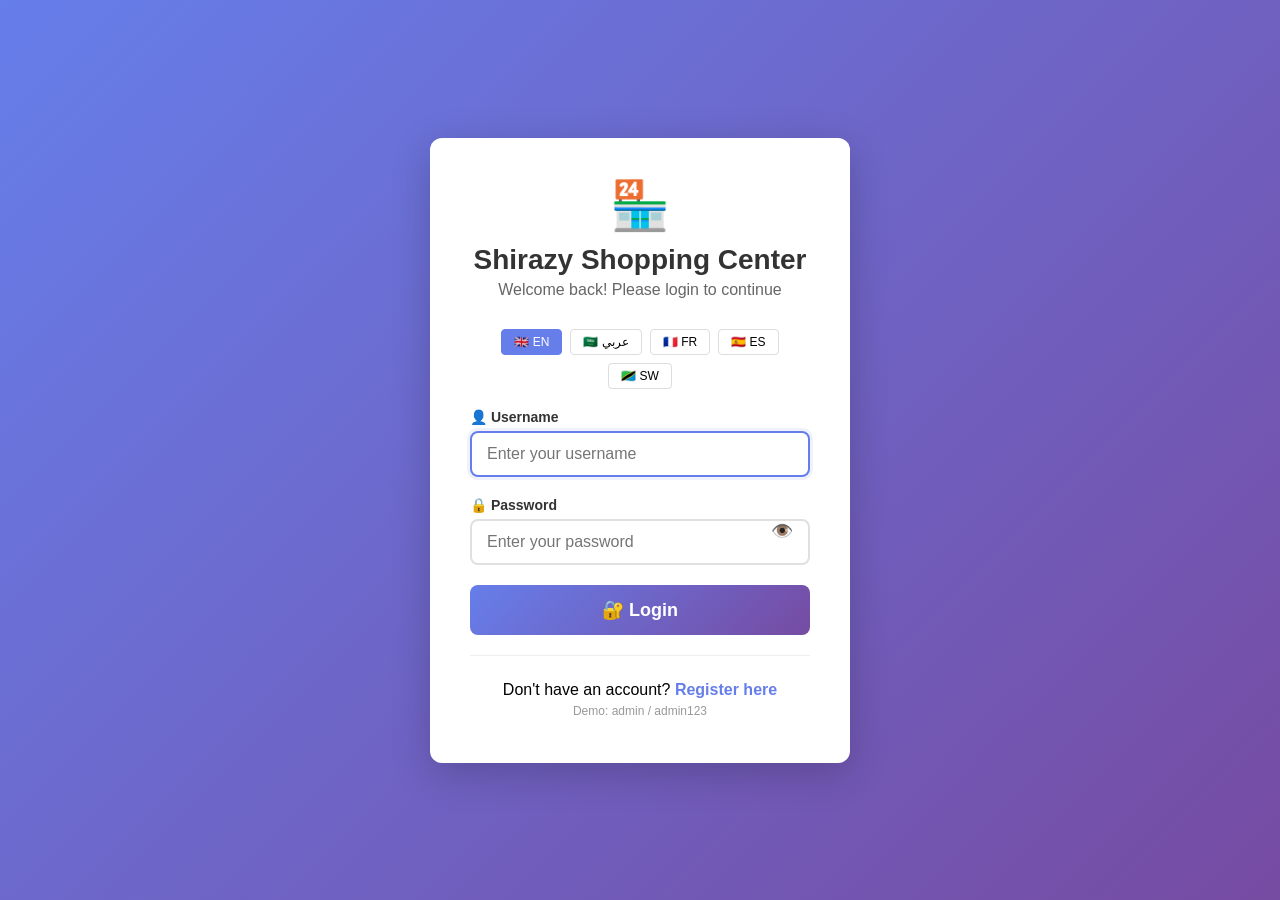
<file: index.html>
<!DOCTYPE html>
<html lang="en" dir="ltr">
<head>
    <meta charset="UTF-8">
    <meta name="viewport" content="width=device-width, initial-scale=1.0">
    <title id="app-title">Shirazy Shopping Center - POS System</title>
    <link rel="stylesheet" href="style.css">
</head>
<body>
    <!-- Headerr -->
    <div class="header-top">
        <h1 id="app-name">🏪 Shirazy Shopping Center</h1>
        <div class="header-controls">
            <!-- Language Switcher -->
            <div class="language-switcher">
                <button onclick="setLanguage('en')" class="lang-btn active" data-lang="en">🇬🇧 EN</button>
                <button onclick="setLanguage('ar')" class="lang-btn" data-lang="ar">🇸🇦 عربي</button>
                <button onclick="setLanguage('fr')" class="lang-btn" data-lang="fr">🇫🇷 FR</button>
                <button onclick="setLanguage('es')" class="lang-btn" data-lang="es">🇪🇸 ES</button>
                <button onclick="setLanguage('sw')" class="lang-btn" data-lang="sw">🇹🇿 SW</button>
            </div>
            <span id="user-display">👤 Admin</span>
            <button onclick="logout()" class="btn-logout" id="logout-btn">🚪 Logout</button>
        </div>
    </div>

    <div class="container">
        <!-- Navigation Tabs -->
        <div class="tabs" id="main-tabs">
            <button class="tab-button active" data-tab="sell" id="tab-sell">💰 Sell</button>
            <button class="tab-button" data-tab="add-product" id="tab-add-product">➕ Add Product</button>
            <button class="tab-button" data-tab="categories" id="tab-categories">📁 Categories</button>
            <button class="tab-button" data-tab="expenses" id="tab-expenses">💸 Expenses</button>
            <button class="tab-button" data-tab="treasury" id="tab-treasury">🏦 Treasury</button>
            <button class="tab-button" data-tab="profit" id="tab-profit">📈 Profit</button>
            <button class="tab-button" data-tab="orders" id="tab-orders">📋 Orders</button>
        </div>

        <!-- Sell Tab -->
        <div id="sell" class="tab-content active">
            <h2 id="sell-title">💰 Point of Sale</h2>
            
            <div class="categories-nav" id="categories-nav">
                <button onclick="app.filterProducts('all')" class="active" id="all-products-btn">All Products</button>
            </div>
            
            <div class="search-container">
                <div class="search-box">
                    <label id="search-label">🔍 Search by Name:</label>
                    <input type="text" id="product-search" placeholder="Type product name..." onkeyup="app.searchProducts()">
                </div>
            </div>
            
            <div class="products-wrapper">
                <div class="products-grid" id="products-grid"></div>
            </div>
        </div>

        <!-- Add Product Tab -->
        <div id="add-product" class="tab-content">
            <h2 id="add-product-title">➕ Add New Product</h2>
            <form id="add-product-form">
                <div class="form-grid">
                    <div class="form-group">
                        <label id="barcode-label">📦 Barcode:</label>
                        <input type="text" id="barcode" placeholder="Enter barcode">
                    </div>
                    <div class="form-group">
                        <label id="product-name-label">📝 Product Name *:</label>
                        <input type="text" id="product-name" required placeholder="Enter product name">
                    </div>
                    <div class="form-group">
                        <label id="buy-price-label">💰 Buy Price *:</label>
                        <input type="number" step="0.01" id="buy-price" required placeholder="0.00">
                    </div>
                    <div class="form-group">
                        <label id="sell-price-label">💵 Sell Price *:</label>
                        <input type="number" step="0.01" id="sell-price" required placeholder="0.00">
                    </div>
                    <div class="form-group">
                        <label id="initial-stock-label">📊 Initial Stock:</label>
                        <input type="number" id="inventory" value="0" placeholder="Quantity">
                    </div>
                    <div class="form-group">
                        <label id="category-label">📁 Category:</label>
                        <select id="category-id">
                            <option value="0">No Category</option>
                        </select>
                    </div>
                    <div class="form-group">
                        <label id="product-image-label">🖼️ Product Image:</label>
                        <input type="file" id="product-image" accept="image/*">
                    </div>
                </div>
                <button type="submit" class="btn-submit" id="add-product-btn">✅ Add Product</button>
            </form>
        </div>

        <!-- Categories Tab -->
        <div id="categories" class="tab-content">
            <h2 id="manage-categories-title">📁 Manage Categories</h2>
            <form id="category-form">
                <input type="hidden" id="category-id">
                <div class="form-group">
                    <label id="category-name-label">Category Name:</label>
                    <input type="text" id="category-name" placeholder="Enter category name" required>
                </div>
                <button type="submit" class="btn-submit" id="save-category-btn">💾 Save Category</button>
            </form>
            <h3 id="category-list-title">Category List</h3>
            <div style="overflow-x: auto;">
                <table>
                    <thead>
                        <tr><th id="id-header">ID</th><th id="name-header">Name</th><th id="actions-header">Actions</th></tr>
                    </thead>
                    <tbody id="categories-list"></tbody>
                </table>
            </div>
        </div>

        <!-- Expenses Tab -->
        <div id="expenses" class="tab-content">
            <h2 id="expenses-title">💸 Expenses Management</h2>
            <form id="expense-form">
                <div class="form-grid">
                    <div class="form-group">
                        <label id="expense-date-label">📅 Date:</label>
                        <input type="date" id="expense-date" required>
                    </div>
                    <div class="form-group">
                        <label id="expense-category-label">📁 Category:</label>
                        <select id="expense-category" required>
                            <option value="Rent">Rent</option>
                            <option value="Utilities">Utilities</option>
                            <option value="Salaries">Salaries</option>
                            <option value="Inventory">Inventory</option>
                            <option value="Marketing">Marketing</option>
                            <option value="Maintenance">Maintenance</option>
                            <option value="Transport">Transport</option>
                            <option value="Other">Other</option>
                        </select>
                    </div>
                    <div class="form-group">
                        <label id="expense-amount-label">💰 Amount:</label>
                        <input type="number" step="0.01" id="expense-amount" required placeholder="0.00">
                    </div>
                    <div class="form-group">
                        <label id="expense-payment-label">💳 Payment Method:</label>
                        <select id="expense-payment">
                            <option value="cash">Cash</option>
                            <option value="bank">Bank Transfer</option>
                            <option value="card">Credit Card</option>
                            <option value="mobile">Mobile Money</option>
                        </select>
                    </div>
                    <div class="form-group">
                        <label id="expense-description-label">📝 Description:</label>
                        <textarea id="expense-description" rows="2" placeholder="Enter description"></textarea>
                    </div>
                </div>
                <button type="submit" class="btn-submit" id="save-expense-btn">✅ Save Expense</button>
            </form>
            
            <h3 id="expenses-list-title">Expenses List</h3>
            <div style="overflow-x: auto;">
                <table>
                    <thead>
                        <tr><th id="exp-date-header">Date</th><th id="exp-category-header">Category</th><th id="exp-desc-header">Description</th><th id="exp-amount-header">Amount</th><th id="exp-payment-header">Payment</th><th id="exp-actions-header">Actions</th></tr>
                    </thead>
                    <tbody id="expenses-list"></tbody>
                </table>
            </div>
        </div>

        <!-- Treasury Tab -->
        <div id="treasury" class="tab-content">
            <h2 id="treasury-title">🏦 Treasury Report</h2>
            <div style="overflow-x: auto;">
                <table>
                    <thead>
                        <tr>
                            <th id="treasury-product">Product</th>
                            <th id="treasury-quantity">Quantity</th>
                            <th id="treasury-buy-price">Buy Price</th>
                            <th id="treasury-sell-price">Sell Price</th>
                            <th id="treasury-total-value">Total Value</th>
                            <th id="treasury-total-cost">Total Cost</th>
                            <th id="treasury-profit">Profit</th>
                        </tr>
                    </thead>
                    <tbody id="treasury-list"></tbody>
                </table>
            </div>
        </div>

        <!-- Profit Tab -->
        <div id="profit" class="tab-content">
            <h2 id="profit-title">📈 Profit & Loss Report</h2>
            <div class="profit-cards" id="profit-report">
                <div class="profit-card" style="background: linear-gradient(135deg, #667eea 0%, #764ba2 100%);">
                    <h3 id="total-sales-label">💰 Total Sales</h3>
                    <div class="amount" id="total-sales">$0.00</div>
                </div>
                <div class="profit-card" style="background: linear-gradient(135deg, #f093fb 0%, #f5576c 100%);">
                    <h3 id="gross-profit-label">📊 Gross Profit</h3>
                    <div class="amount" id="total-profit">$0.00</div>
                </div>
                <div class="profit-card" style="background: linear-gradient(135deg, #fa709a 0%, #fee140 100%);">
                    <h3 id="total-expenses-label">💸 Total Expenses</h3>
                    <div class="amount" id="total-expenses">$0.00</div>
                </div>
                <div class="profit-card" id="net-card" style="background: linear-gradient(135deg, #4facfe 0%, #00f2fe 100%);">
                    <h3 id="net-profit-label">🎯 Net Profit</h3>
                    <div class="amount" id="net-profit">$0.00</div>
                </div>
            </div>
        </div>

        <!-- Orders Tab -->
        <div id="orders" class="tab-content">
            <h2 id="orders-title">📋 Orders List</h2>
            <div style="overflow-x: auto;">
                <table>
                    <thead>
                        <tr>
                            <th id="order-id-header">ID</th>
                            <th id="order-client-header">Client</th>
                            <th id="order-phone-header">Phone</th>
                            <th id="order-total-header">Total</th>
                            <th id="order-paid-header">Paid</th>
                            <th id="order-remaining-header">Remaining</th>
                            <th id="order-date-header">Date</th>
                            <th id="order-actions-header">Actions</th>
                        </tr>
                    </thead>
                    <tbody id="orders-list"></tbody>
                </table>
            </div>
        </div>
    </div>

    <!-- Shopping Cart -->
    <button class="cart-toggle" id="cart-toggle" title="Shopping Cart">
        🛒
        <span class="cart-badge" id="cart-badge">0</span>
    </button>

    <div class="cart-container" id="cart-container">
        <div class="bill-products">
            <h2 id="cart-title">🛒 Shopping Cart <button id="close-cart">✖️</button></h2>
            
            <div class="form-group">
                <label id="client-name-label">👤 Client Name:</label>
                <input type="text" id="client-name" placeholder="Enter client name">
            </div>
            <div class="form-group">
                <label id="client-phone-label">📞 Client Phone:</label>
                <input type="text" id="client-phone" placeholder="Enter client phone">
            </div>
            
            <div class="form-group">
                <label id="payment-type-label">💳 Payment Type:</label>
                <select id="payment-type">
                    <option value="cash">Cash</option>
                    <option value="bank">Bank Transfer</option>
                    <option value="card">Credit Card</option>
                    <option value="mobile">Mobile Money</option>
                </select>
            </div>
            <div class="form-group">
                <label id="transaction-label">🔢 Transaction Number:</label>
                <input type="text" id="transaction-number" placeholder="Enter transaction number">
            </div>
            <div class="form-group">
                <label id="paid-amount-label">💵 Amount Paid:</label>
                <input type="number" step="0.01" id="paid-amount" value="0" oninput="app.calculateRemaining()">
            </div>
            <div class="form-group">
                <label id="remaining-label">💰 Remaining:</label>
                <div id="remaining-amount" style="font-size: 20px; font-weight: bold;">$0.00</div>
            </div>
            
            <div id="selected-products"></div>
            
            <p style="font-size: 18px; font-weight: bold; border-top: 2px solid #ddd; padding-top: 10px;">
                <span id="cart-total-label">Total</span>
                <span id="cart-total" style="float: right;">$0.00</span>
            </p>
            
            <button id="reset-market-list" style="background-color: #f44336;">🗑️ Reset Cart</button>
            <button id="print-invoice" style="background-color: #4CAF50;">🖨️ Print Invoice</button>
        </div>
    </div>

    <!-- Quantity Modal -->
    <div id="quantity-modal" class="modal">
        <div class="modal-content">
            <h2 id="select-quantity-title">Select Quantity</h2>
            <p id="product-name-display"></p>
            <input type="number" id="quantity-input" min="1" value="1">
            <p id="item-profit-display" style="color: #4CAF50;"></p>
            <button id="add-to-bill">✅ Add to Cart</button>
            <button id="close-quantity-modal">❌ Cancel</button>
        </div>
    </div>
    <div class="overlay" id="quantity-overlay"></div>

    <!-- Edit Product Modal -->
    <div id="edit-modal" class="modal">
        <div class="modal-content">
            <h2 id="edit-product-title">Edit Product</h2>
            <form id="edit-product-form">
                <input type="hidden" id="edit-id">
                <input type="text" id="edit-name" placeholder="Product Name" required>
                <input type="number" step="0.01" id="edit-buy-price" placeholder="Buy Price" required>
                <input type="number" step="0.01" id="edit-sell-price" placeholder="Sell Price" required>
                <input type="number" id="edit-inventory" placeholder="Stock" required>
                <select id="edit-category">
                    <option value="0">No Category</option>
                </select>
                <button type="submit" id="save-changes-btn">💾 Save Changes</button>
                <button type="button" id="close-edit-modal">❌ Cancel</button>
            </form>
        </div>
    </div>
    <div class="overlay" id="edit-overlay"></div>

    <script src="app.js"></script>
</body>
</html>
</file>
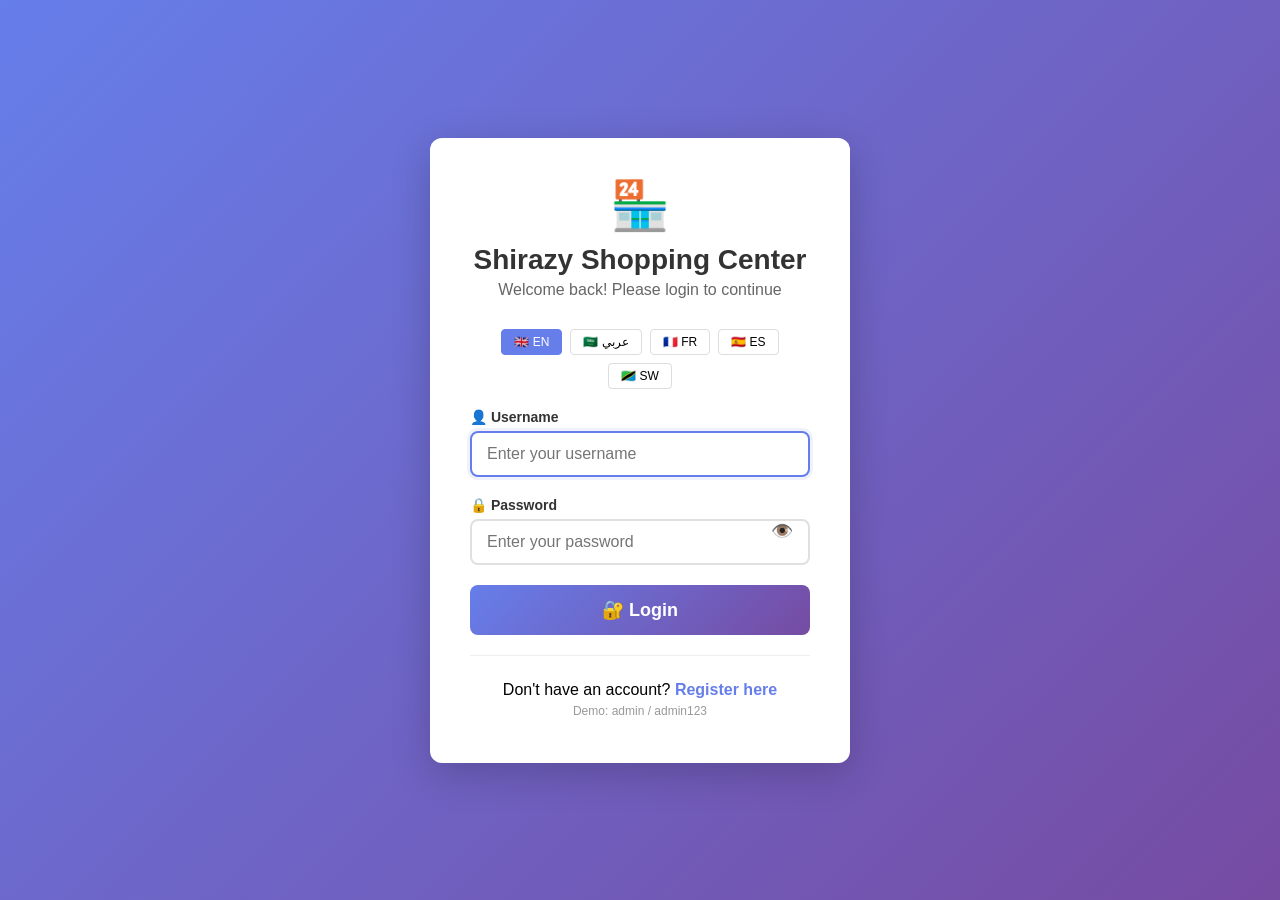
<file: login.html>
<!DOCTYPE html>
<html lang="en">
<head>
    <meta charset="UTF-8">
    <meta name="viewport" content="width=device-width, initial-scale=1.0">
    <title>Login - Shirazy Shopping Center</title>
    <link rel="stylesheet" href="style.css">
    <style>
        /* Login Page Specific Styles */
        .login-page {
            min-height: 100vh;
            display: flex;
            justify-content: center;
            align-items: center;
            background: linear-gradient(135deg, #667eea 0%, #764ba2 100%);
            padding: 20px;
            margin: 0;
        }

        .login-container {
            background: white;
            padding: 40px;
            border-radius: 12px;
            box-shadow: 0 10px 40px rgba(0,0,0,0.2);
            width: 100%;
            max-width: 420px;
        }

        .login-container .logo {
            text-align: center;
            margin-bottom: 30px;
        }

        .login-container .logo h1 {
            font-size: 28px;
            color: #333;
            margin: 0;
        }

        .login-container .logo p {
            color: #666;
            margin: 5px 0 0;
        }

        .login-container .logo .shop-icon {
            font-size: 48px;
            display: block;
            margin-bottom: 10px;
        }

        .form-group {
            margin-bottom: 20px;
        }

        .form-group label {
            display: block;
            margin-bottom: 6px;
            font-weight: bold;
            color: #333;
            font-size: 14px;
        }

        .form-group input {
            width: 100%;
            padding: 12px 15px;
            border: 2px solid #e0e0e0;
            border-radius: 8px;
            font-size: 16px;
            transition: border-color 0.3s, box-shadow 0.3s;
            box-sizing: border-box;
        }

        .form-group input:focus {
            border-color: #667eea;
            outline: none;
            box-shadow: 0 0 0 3px rgba(102, 126, 234, 0.1);
        }

        .btn-login {
            width: 100%;
            padding: 14px;
            background: linear-gradient(135deg, #667eea 0%, #764ba2 100%);
            color: white;
            border: none;
            border-radius: 8px;
            font-size: 18px;
            font-weight: bold;
            cursor: pointer;
            transition: transform 0.2s, box-shadow 0.2s;
        }

        .btn-login:hover {
            transform: translateY(-2px);
            box-shadow: 0 4px 15px rgba(102, 126, 234, 0.4);
        }

        .btn-login:disabled {
            opacity: 0.6;
            cursor: not-allowed;
            transform: none;
        }

        .auth-links {
            text-align: center;
            margin-top: 20px;
            padding-top: 20px;
            border-top: 1px solid #eee;
        }

        .auth-links p {
            margin: 5px 0;
        }

        .auth-links a {
            color: #667eea;
            text-decoration: none;
            font-weight: bold;
        }

        .auth-links a:hover {
            text-decoration: underline;
        }

        .error-message {
            background: #ffebee;
            color: #c62828;
            padding: 12px 15px;
            border-radius: 8px;
            margin-bottom: 20px;
            display: none;
            text-align: center;
            font-size: 14px;
        }

        .error-message.show {
            display: block;
        }

        .success-message {
            background: #e8f5e9;
            color: #2e7d32;
            padding: 12px 15px;
            border-radius: 8px;
            margin-bottom: 20px;
            display: none;
            text-align: center;
            font-size: 14px;
        }

        .success-message.show {
            display: block;
        }

        .language-switcher-login {
            display: flex;
            justify-content: center;
            gap: 8px;
            margin-bottom: 20px;
            flex-wrap: wrap;
        }

        .language-switcher-login .lang-btn {
            padding: 5px 12px;
            border: 1px solid #ddd;
            border-radius: 4px;
            background: white;
            cursor: pointer;
            font-size: 12px;
            transition: all 0.3s;
        }

        .language-switcher-login .lang-btn:hover {
            background: #f0f0f0;
        }

        .language-switcher-login .lang-btn.active {
            background: #667eea;
            color: white;
            border-color: #667eea;
        }

        .password-toggle {
            position: relative;
        }

        .password-toggle input {
            padding-right: 45px;
        }

        .password-toggle .toggle-btn {
            position: absolute;
            right: 12px;
            top: 50%;
            transform: translateY(-50%);
            background: none;
            border: none;
            cursor: pointer;
            font-size: 18px;
            color: #999;
            padding: 5px;
        }

        .password-toggle .toggle-btn:hover {
            color: #333;
        }

        .loading-spinner {
            display: none;
            text-align: center;
            padding: 10px;
        }

        .loading-spinner.show {
            display: block;
        }

        .spinner {
            width: 30px;
            height: 30px;
            border: 3px solid #f3f3f3;
            border-top: 3px solid #667eea;
            border-radius: 50%;
            animation: spin 1s linear infinite;
            margin: 0 auto;
        }

        @keyframes spin {
            0% { transform: rotate(0deg); }
            100% { transform: rotate(360deg); }
        }

        /* RTL Support */
        body[dir="rtl"] .password-toggle .toggle-btn {
            right: auto;
            left: 12px;
        }

        body[dir="rtl"] .form-group input {
            text-align: right;
        }

        body[dir="rtl"] .login-container {
            direction: rtl;
        }

        body[dir="rtl"] .auth-links {
            direction: rtl;
        }

        body[dir="rtl"] .error-message,
        body[dir="rtl"] .success-message {
            direction: rtl;
        }

        /* Responsive */
        @media (max-width: 480px) {
            .login-container {
                padding: 25px 20px;
            }

            .login-container .logo h1 {
                font-size: 22px;
            }

            .login-container .logo .shop-icon {
                font-size: 36px;
            }

            .btn-login {
                font-size: 16px;
                padding: 12px;
            }

            .form-group input {
                padding: 10px 12px;
                font-size: 14px;
            }

            .language-switcher-login .lang-btn {
                font-size: 10px;
                padding: 4px 8px;
            }
        }

        @media (max-width: 380px) {
            .login-container {
                padding: 20px 15px;
            }

            .login-container .logo h1 {
                font-size: 18px;
            }

            .language-switcher-login {
                gap: 4px;
            }

            .language-switcher-login .lang-btn {
                font-size: 9px;
                padding: 3px 6px;
            }
        }
    </style>
</head>
<body class="login-page">
    <div class="login-container">
        <div class="logo">
            <span class="shop-icon">🏪</span>
            <h1 id="app-title">Shirazy Shopping Center</h1>
            <p id="welcome-text">Welcome back! Please login to continue</p>
        </div>

        <div class="language-switcher-login">
            <button onclick="setLanguage('en')" class="lang-btn active" data-lang="en">🇬🇧 EN</button>
            <button onclick="setLanguage('ar')" class="lang-btn" data-lang="ar">🇸🇦 عربي</button>
            <button onclick="setLanguage('fr')" class="lang-btn" data-lang="fr">🇫🇷 FR</button>
            <button onclick="setLanguage('es')" class="lang-btn" data-lang="es">🇪🇸 ES</button>
            <button onclick="setLanguage('sw')" class="lang-btn" data-lang="sw">🇹🇿 SW</button>
        </div>

        <div id="error-message" class="error-message"></div>
        <div id="success-message" class="success-message"></div>

        <form id="login-form" onsubmit="handleLogin(event)">
            <div class="form-group">
                <label id="username-label">👤 Username</label>
                <input type="text" id="username" placeholder="Enter your username" required autofocus>
            </div>

            <div class="form-group password-toggle">
                <label id="password-label">🔒 Password</label>
                <input type="password" id="password" placeholder="Enter your password" required>
                <button type="button" class="toggle-btn" onclick="togglePassword('password')">👁️</button>
            </div>

            <div class="loading-spinner" id="loading-spinner">
                <div class="spinner"></div>
                <p style="margin-top: 10px; color: #666;" id="loading-text">Logging in...</p>
            </div>

            <button type="submit" class="btn-login" id="login-btn">🔐 Login</button>
        </form>

        <div class="auth-links">
            <p id="no-account-text">Don't have an account? <a href="register.html" id="register-link">Register here</a></p>
            <p style="margin-top: 5px; font-size: 12px; color: #999;" id="demo-text">Demo: admin / admin123</p>
        </div>
    </div>

    <script src="auth.js"></script>
</body>
</html>
</file>
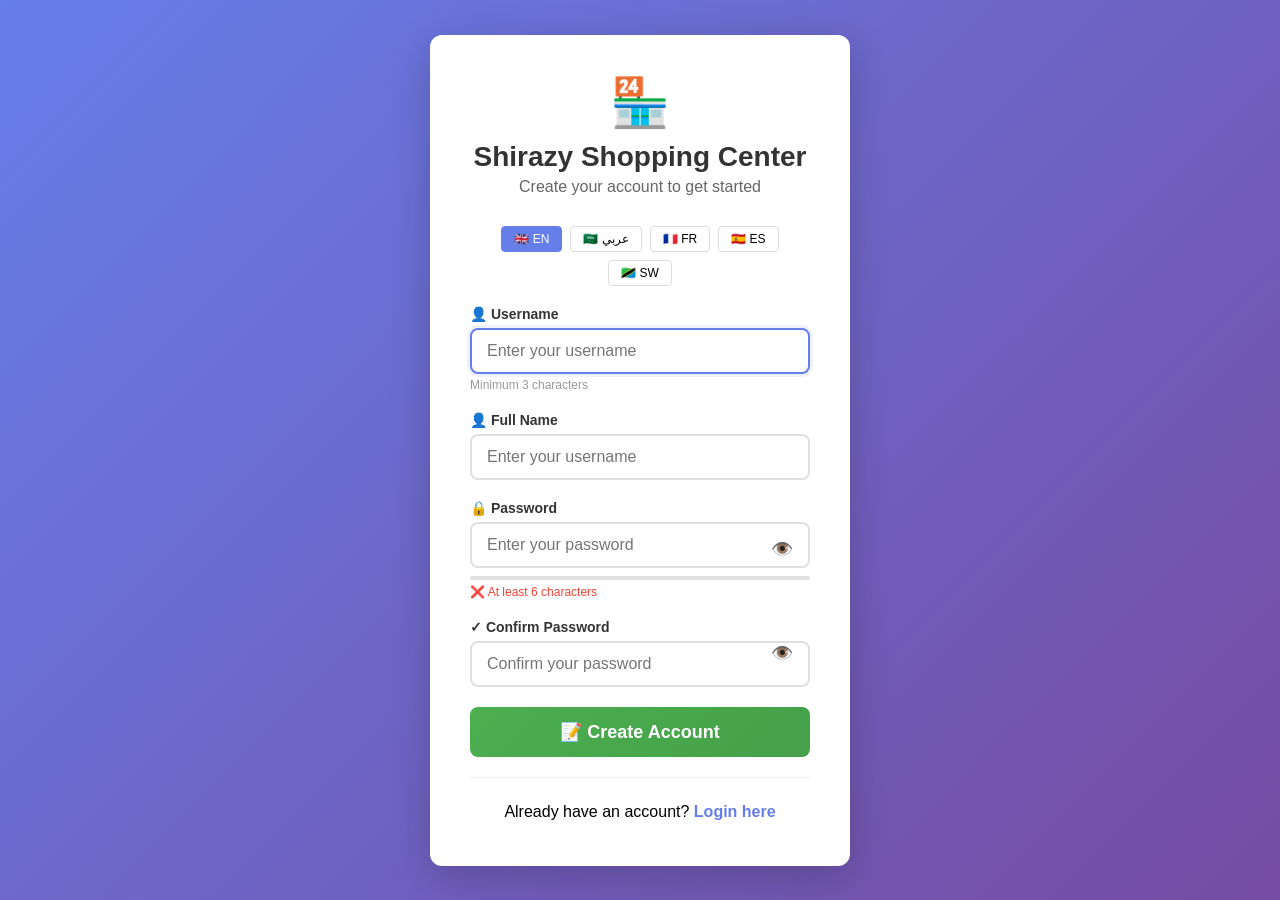
<file: register.html>
<!DOCTYPE html>
<html lang="en">
<head>
    <meta charset="UTF-8">
    <meta name="viewport" content="width=device-width, initial-scale=1.0">
    <title>Register - Shirazy Shopping Center</title>
    <link rel="stylesheet" href="style.css">
    <style>
        /* Register Page Specific Styles */
        .login-page {
            min-height: 100vh;
            display: flex;
            justify-content: center;
            align-items: center;
            background: linear-gradient(135deg, #667eea 0%, #764ba2 100%);
            padding: 20px;
            margin: 0;
        }

        .login-container {
            background: white;
            padding: 40px;
            border-radius: 12px;
            box-shadow: 0 10px 40px rgba(0,0,0,0.2);
            width: 100%;
            max-width: 420px;
        }

        .login-container .logo {
            text-align: center;
            margin-bottom: 30px;
        }

        .login-container .logo h1 {
            font-size: 28px;
            color: #333;
            margin: 0;
        }

        .login-container .logo p {
            color: #666;
            margin: 5px 0 0;
        }

        .login-container .logo .shop-icon {
            font-size: 48px;
            display: block;
            margin-bottom: 10px;
        }

        .form-group {
            margin-bottom: 20px;
        }

        .form-group label {
            display: block;
            margin-bottom: 6px;
            font-weight: bold;
            color: #333;
            font-size: 14px;
        }

        .form-group input {
            width: 100%;
            padding: 12px 15px;
            border: 2px solid #e0e0e0;
            border-radius: 8px;
            font-size: 16px;
            transition: border-color 0.3s, box-shadow 0.3s;
            box-sizing: border-box;
        }

        .form-group input:focus {
            border-color: #667eea;
            outline: none;
            box-shadow: 0 0 0 3px rgba(102, 126, 234, 0.1);
        }

        .form-group input.error {
            border-color: #f44336;
        }

        .form-group .hint {
            font-size: 12px;
            color: #999;
            margin-top: 4px;
        }

        .btn-register {
            width: 100%;
            padding: 14px;
            background: linear-gradient(135deg, #4CAF50 0%, #45a049 100%);
            color: white;
            border: none;
            border-radius: 8px;
            font-size: 18px;
            font-weight: bold;
            cursor: pointer;
            transition: transform 0.2s, box-shadow 0.2s;
        }

        .btn-register:hover {
            transform: translateY(-2px);
            box-shadow: 0 4px 15px rgba(76, 175, 80, 0.4);
        }

        .btn-register:disabled {
            opacity: 0.6;
            cursor: not-allowed;
            transform: none;
        }

        .auth-links {
            text-align: center;
            margin-top: 20px;
            padding-top: 20px;
            border-top: 1px solid #eee;
        }

        .auth-links p {
            margin: 5px 0;
        }

        .auth-links a {
            color: #667eea;
            text-decoration: none;
            font-weight: bold;
        }

        .auth-links a:hover {
            text-decoration: underline;
        }

        .error-message {
            background: #ffebee;
            color: #c62828;
            padding: 12px 15px;
            border-radius: 8px;
            margin-bottom: 20px;
            display: none;
            text-align: center;
            font-size: 14px;
        }

        .error-message.show {
            display: block;
        }

        .success-message {
            background: #e8f5e9;
            color: #2e7d32;
            padding: 12px 15px;
            border-radius: 8px;
            margin-bottom: 20px;
            display: none;
            text-align: center;
            font-size: 14px;
        }

        .success-message.show {
            display: block;
        }

        .language-switcher-login {
            display: flex;
            justify-content: center;
            gap: 8px;
            margin-bottom: 20px;
            flex-wrap: wrap;
        }

        .language-switcher-login .lang-btn {
            padding: 5px 12px;
            border: 1px solid #ddd;
            border-radius: 4px;
            background: white;
            cursor: pointer;
            font-size: 12px;
            transition: all 0.3s;
        }

        .language-switcher-login .lang-btn:hover {
            background: #f0f0f0;
        }

        .language-switcher-login .lang-btn.active {
            background: #667eea;
            color: white;
            border-color: #667eea;
        }

        .password-toggle {
            position: relative;
        }

        .password-toggle input {
            padding-right: 45px;
        }

        .password-toggle .toggle-btn {
            position: absolute;
            right: 12px;
            top: 50%;
            transform: translateY(-50%);
            background: none;
            border: none;
            cursor: pointer;
            font-size: 18px;
            color: #999;
            padding: 5px;
        }

        .password-toggle .toggle-btn:hover {
            color: #333;
        }

        .password-strength {
            height: 4px;
            border-radius: 2px;
            margin-top: 8px;
            background: #e0e0e0;
            transition: all 0.3s;
            overflow: hidden;
        }

        .password-strength.weak {
            background: #f44336;
            width: 25%;
        }

        .password-strength.medium {
            background: #ff9800;
            width: 50%;
        }

        .password-strength.strong {
            background: #4CAF50;
            width: 75%;
        }

        .password-strength.very-strong {
            background: #2196F3;
            width: 100%;
        }

        .loading-spinner {
            display: none;
            text-align: center;
            padding: 10px;
        }

        .loading-spinner.show {
            display: block;
        }

        .spinner {
            width: 30px;
            height: 30px;
            border: 3px solid #f3f3f3;
            border-top: 3px solid #4CAF50;
            border-radius: 50%;
            animation: spin 1s linear infinite;
            margin: 0 auto;
        }

        @keyframes spin {
            0% { transform: rotate(0deg); }
            100% { transform: rotate(360deg); }
        }

        .requirements {
            font-size: 12px;
            color: #666;
            margin-top: 5px;
        }

        .requirements .valid {
            color: #4CAF50;
        }

        .requirements .invalid {
            color: #f44336;
        }

        .password-match {
            font-size: 12px;
            margin-top: 4px;
        }

        .password-match.match {
            color: #4CAF50;
        }

        .password-match.no-match {
            color: #f44336;
        }

        /* RTL Support */
        body[dir="rtl"] .password-toggle .toggle-btn {
            right: auto;
            left: 12px;
        }

        body[dir="rtl"] .form-group input {
            text-align: right;
        }

        body[dir="rtl"] .login-container {
            direction: rtl;
        }

        body[dir="rtl"] .auth-links {
            direction: rtl;
        }

        body[dir="rtl"] .error-message,
        body[dir="rtl"] .success-message {
            direction: rtl;
        }

        body[dir="rtl"] .requirements {
            direction: rtl;
            text-align: right;
        }

        /* Responsive */
        @media (max-width: 480px) {
            .login-container {
                padding: 25px 20px;
            }

            .login-container .logo h1 {
                font-size: 22px;
            }

            .login-container .logo .shop-icon {
                font-size: 36px;
            }

            .btn-register {
                font-size: 16px;
                padding: 12px;
            }

            .form-group input {
                padding: 10px 12px;
                font-size: 14px;
            }

            .language-switcher-login .lang-btn {
                font-size: 10px;
                padding: 4px 8px;
            }
        }

        @media (max-width: 380px) {
            .login-container {
                padding: 20px 15px;
            }

            .login-container .logo h1 {
                font-size: 18px;
            }

            .language-switcher-login {
                gap: 4px;
            }

            .language-switcher-login .lang-btn {
                font-size: 9px;
                padding: 3px 6px;
            }
        }
    </style>
</head>
<body class="login-page">
    <div class="login-container">
        <div class="logo">
            <span class="shop-icon">🏪</span>
            <h1 id="app-title">Shirazy Shopping Center</h1>
            <p id="welcome-text">Create your account to get started</p>
        </div>

        <div class="language-switcher-login">
            <button onclick="setLanguage('en')" class="lang-btn active" data-lang="en">🇬🇧 EN</button>
            <button onclick="setLanguage('ar')" class="lang-btn" data-lang="ar">🇸🇦 عربي</button>
            <button onclick="setLanguage('fr')" class="lang-btn" data-lang="fr">🇫🇷 FR</button>
            <button onclick="setLanguage('es')" class="lang-btn" data-lang="es">🇪🇸 ES</button>
            <button onclick="setLanguage('sw')" class="lang-btn" data-lang="sw">🇹🇿 SW</button>
        </div>

        <div id="error-message" class="error-message"></div>
        <div id="success-message" class="success-message"></div>

        <form id="register-form" onsubmit="handleRegister(event)">
            <div class="form-group">
                <label id="username-label">👤 Username</label>
                <input type="text" id="username" placeholder="Choose a username" required autofocus>
                <div class="hint" id="username-hint">Minimum 3 characters</div>
            </div>

            <div class="form-group">
                <label id="fullname-label">👤 Full Name</label>
                <input type="text" id="fullname" placeholder="Enter your full name">
            </div>

            <div class="form-group password-toggle">
                <label id="password-label">🔒 Password</label>
                <input type="password" id="password" placeholder="Choose a password" required>
                <button type="button" class="toggle-btn" onclick="togglePassword('password')">👁️</button>
                <div class="password-strength" id="password-strength"></div>
                <div class="requirements" id="password-requirements">
                    <span id="req-length" class="invalid">❌ At least 6 characters</span>
                </div>
            </div>

            <div class="form-group password-toggle">
                <label id="confirm-label">✓ Confirm Password</label>
                <input type="password" id="confirm-password" placeholder="Confirm your password" required>
                <button type="button" class="toggle-btn" onclick="togglePassword('confirm-password')">👁️</button>
                <div class="password-match" id="password-match"></div>
            </div>

            <div class="loading-spinner" id="loading-spinner">
                <div class="spinner"></div>
                <p style="margin-top: 10px; color: #666;" id="loading-text">Creating account...</p>
            </div>

            <button type="submit" class="btn-register" id="register-btn">📝 Create Account</button>
        </form>

        <div class="auth-links">
            <p id="have-account-text">Already have an account? <a href="login.html" id="login-link">Login here</a></p>
        </div>
    </div>

    <script src="auth.js"></script>
</body>
</html>
</file>
<file: style.css>
/* ============================================
   GLOBAL STYLES
   ============================================ */
* {
    margin: 0;
    padding: 0;
    box-sizing: border-box;
}

body {
    font-family: 'Segoe UI', Tahoma, Geneva, Verdana, sans-serif;
    background-color: #f0f0f0;
}

/* ============================================
   HEADER
   ============================================ */
.header-top {
    background: linear-gradient(135deg, #0078d7 0%, #004578 100%);
    color: white;
    padding: 15px 20px;
    display: flex;
    justify-content: space-between;
    align-items: center;
    flex-wrap: wrap;
    gap: 10px;
}

.header-top h1 {
    margin: 0;
    font-size: 28px;
}

.header-controls {
    display: flex;
    align-items: center;
    gap: 15px;
    flex-wrap: wrap;
}

.btn-logout {
    background: #f44336;
    border: none;
    color: white;
    padding: 8px 16px;
    border-radius: 5px;
    cursor: pointer;
    font-size: 14px;
}

.btn-logout:hover {
    background: #d32f2f;
}

/* ============================================
   LANGUAGE SWITCHER
   ============================================ */
.language-switcher {
    display: flex;
    gap: 5px;
    align-items: center;
}

.language-switcher .lang-btn {
    padding: 4px 10px;
    border: 1px solid rgba(255, 255, 255, 0.3);
    border-radius: 4px;
    background: rgba(255, 255, 255, 0.1);
    color: white;
    cursor: pointer;
    font-size: 12px;
    transition: all 0.3s ease;
}

.language-switcher .lang-btn:hover {
    background: rgba(255, 255, 255, 0.25);
}

.language-switcher .lang-btn.active {
    background: rgba(255, 255, 255, 0.35);
    border-color: rgba(255, 255, 255, 0.8);
    font-weight: bold;
    box-shadow: 0 1px 3px rgba(0,0,0,0.2);
}

/* ============================================
   CONTAINER
   ============================================ */
.container {
    max-width: 1400px;
    margin: 0 auto;
    padding: 20px;
}

/* ============================================
   TABS
   ============================================ */
.tabs {
    background-color: #0078d7;
    padding: 10px;
    display: flex;
    gap: 10px;
    flex-wrap: wrap;
    border-radius: 8px 8px 0 0;
}

.tabs button {
    background-color: #005a9e;
    border: none;
    color: white;
    padding: 10px 20px;
    cursor: pointer;
    border-radius: 5px;
    transition: background-color 0.3s;
    font-size: 14px;
}

.tabs button:hover {
    background-color: #004578;
}

.tabs button.active {
    background-color: #004578;
    font-weight: bold;
}

/* ============================================
   TAB CONTENT
   ============================================ */
.tab-content {
    display: none;
    background-color: white;
    padding: 20px;
    border-radius: 0 0 8px 8px;
    box-shadow: 0 0 10px rgba(0, 0, 0, 0.1);
    min-height: 400px;
}

.tab-content.active {
    display: block;
}

.tab-content h2 {
    margin-bottom: 20px;
    color: #333;
}

/* ============================================
   CATEGORIES NAVIGATION
   ============================================ */
.categories-nav {
    display: flex;
    justify-content: center;
    background-color: #444;
    padding: 10px;
    margin-bottom: 20px;
    flex-wrap: wrap;
    border-radius: 8px;
    gap: 5px;
}

.categories-nav button {
    background-color: #555;
    border: none;
    color: white;
    padding: 8px 16px;
    border-radius: 5px;
    cursor: pointer;
    transition: background-color 0.3s;
    font-size: 13px;
}

.categories-nav button:hover {
    background-color: #666;
}

.categories-nav button.active {
    background-color: #0078d7;
}

/* ============================================
   SEARCH
   ============================================ */
.search-container {
    display: flex;
    gap: 20px;
    margin-bottom: 20px;
    padding: 15px;
    background-color: #f9f9f9;
    border-radius: 8px;
    flex-wrap: wrap;
}

.search-box {
    flex: 1;
    min-width: 200px;
}

.search-box label {
    display: block;
    margin-bottom: 5px;
    font-weight: bold;
    color: #333;
}

.search-box input {
    width: 100%;
    padding: 10px;
    border: 1px solid #ddd;
    border-radius: 5px;
    font-size: 14px;
}

/* ============================================
   PRODUCTS GRID
   ============================================ */
.products-wrapper {
    transition: margin-right 0.3s ease;
}

.products-grid {
    display: grid;
    grid-template-columns: repeat(5, 1fr);
    gap: 20px;
}

@media (max-width: 1200px) {
    .products-grid {
        grid-template-columns: repeat(4, 1fr);
    }
}

@media (max-width: 992px) {
    .products-grid {
        grid-template-columns: repeat(3, 1fr);
    }
}

@media (max-width: 768px) {
    .products-grid {
        grid-template-columns: repeat(2, 1fr);
    }
}

@media (max-width: 480px) {
    .products-grid {
        grid-template-columns: 1fr 1fr;
        gap: 10px;
    }
}

.product {
    border: 1px solid #ddd;
    padding: 15px;
    background-color: #fff;
    border-radius: 8px;
    cursor: pointer;
    transition: transform 0.2s, box-shadow 0.2s;
    text-align: center;
}

.product:hover {
    transform: scale(1.02);
    box-shadow: 0 4px 12px rgba(0, 0, 0, 0.15);
}

.product img {
    max-width: 80px;
    height: 80px;
    display: block;
    margin: 0 auto 10px;
    object-fit: cover;
    border-radius: 8px;
}

.product .product-name {
    font-weight: bold;
    font-size: 15px;
    margin: 5px 0;
}

.product .product-price {
    color: #0078d7;
    font-size: 18px;
    font-weight: bold;
}

.product .product-stock {
    font-size: 13px;
    color: #666;
}

.product .about-to-finish {
    color: orange;
    font-weight: bold;
}

.product .not-available {
    color: red;
    font-weight: bold;
}

.product .product-actions {
    display: flex;
    gap: 8px;
    margin-top: 10px;
    justify-content: center;
    flex-wrap: wrap;
}

.product .product-actions button {
    padding: 5px 12px;
    border: none;
    border-radius: 4px;
    cursor: pointer;
    font-size: 12px;
}

.product .product-actions .btn-edit {
    background-color: #4CAF50;
    color: white;
}

.product .product-actions .btn-edit:hover {
    background-color: #45a049;
}

.product .product-actions .btn-delete {
    background-color: #f44336;
    color: white;
}

.product .product-actions .btn-delete:hover {
    background-color: #d32f2f;
}

/* ============================================
   FORMS
   ============================================ */
.form-grid {
    display: grid;
    grid-template-columns: repeat(auto-fit, minmax(250px, 1fr));
    gap: 15px;
}

.form-group {
    margin-bottom: 15px;
}

.form-group label {
    display: block;
    margin-bottom: 5px;
    font-weight: bold;
    color: #333;
}

.form-group input,
.form-group select,
.form-group textarea {
    width: 100%;
    padding: 8px;
    border: 1px solid #ddd;
    border-radius: 4px;
    font-size: 14px;
}

.form-group input:focus,
.form-group select:focus,
.form-group textarea:focus {
    border-color: #0078d7;
    outline: none;
    box-shadow: 0 0 5px rgba(0, 120, 215, 0.3);
}

.btn-submit {
    background-color: #4CAF50;
    color: white;
    padding: 10px 30px;
    border: none;
    border-radius: 4px;
    cursor: pointer;
    font-size: 16px;
    transition: background-color 0.3s;
}

.btn-submit:hover {
    background-color: #45a049;
}

/* ============================================
   TABLES
   ============================================ */
table {
    width: 100%;
    border-collapse: collapse;
    margin-top: 20px;
}

table th,
table td {
    padding: 10px;
    border: 1px solid #ddd;
    text-align: left;
}

table th {
    background-color: #f2f2f2;
    font-weight: bold;
}

table tr:hover {
    background-color: #f9f9f9;
}

table .actions {
    display: flex;
    gap: 5px;
    flex-wrap: wrap;
}

table .actions button {
    padding: 5px 10px;
    border: none;
    border-radius: 4px;
    cursor: pointer;
    font-size: 12px;
}

table .actions .btn-edit {
    background-color: #4CAF50;
    color: white;
}

table .actions .btn-delete {
    background-color: #f44336;
    color: white;
}

table .actions .btn-view {
    background-color: #2196F3;
    color: white;
}

/* ============================================
   CART
   ============================================ */
.cart-container {
    position: fixed;
    bottom: 0;
    right: 0;
    width: 380px;
    z-index: 100;
    transition: all 0.3s ease;
}

.cart-container.cart-hidden {
    right: -380px;
}

.cart-toggle {
    position: fixed;
    bottom: 20px;
    right: 20px;
    background-color: #0078d7;
    color: white;
    border: none;
    border-radius: 50%;
    width: 50px;
    height: 50px;
    font-size: 24px;
    cursor: pointer;
    z-index: 101;
    box-shadow: 0 2px 10px rgba(0, 0, 0, 0.2);
    transition: all 0.3s ease;
}

.cart-toggle:hover {
    background-color: #005a9e;
    transform: scale(1.1);
}

.cart-toggle.cart-visible {
    right: 400px;
}

.cart-badge {
    position: absolute;
    top: -5px;
    right: -5px;
    background-color: #f44336;
    color: white;
    border-radius: 50%;
    width: 20px;
    height: 20px;
    font-size: 12px;
    display: flex;
    align-items: center;
    justify-content: center;
    font-weight: bold;
    display: none;
}

.bill-products {
    background-color: white;
    padding: 20px;
    box-shadow: -2px -2px 10px rgba(0, 0, 0, 0.1);
    border-top-left-radius: 10px;
    border-top-right-radius: 10px;
    max-height: 600px;
    overflow-y: auto;
    border: 1px solid #ddd;
}

.bill-products h2 {
    margin-top: 0;
    font-size: 18px;
    display: flex;
    justify-content: space-between;
    align-items: center;
}

.bill-products h2 button {
    background: #f44336;
    color: white;
    border: none;
    padding: 5px 10px;
    border-radius: 4px;
    cursor: pointer;
    font-size: 14px;
}

.bill-products .form-group {
    margin-bottom: 10px;
}

.bill-products .form-group label {
    font-size: 13px;
    font-weight: bold;
}

.bill-products .form-group input,
.bill-products .form-group select {
    padding: 6px;
    font-size: 13px;
}

.bill-products button {
    padding: 10px 20px;
    cursor: pointer;
    width: 100%;
    margin-top: 10px;
    border: none;
    border-radius: 5px;
    color: white;
    font-size: 14px;
}

.bill-products button#reset-market-list {
    background-color: #f44336;
}

.bill-products button#reset-market-list:hover {
    background-color: #d32f2f;
}

.bill-products button#print-invoice {
    background-color: #4CAF50;
}

.bill-products button#print-invoice:hover {
    background-color: #45a049;
}

#selected-products div {
    display: flex;
    justify-content: space-between;
    align-items: center;
    padding: 10px;
    border-bottom: 1px solid #ddd;
    gap: 10px;
}

#selected-products input {
    width: 60px;
    padding: 5px;
    text-align: center;
    border: 1px solid #ddd;
    border-radius: 4px;
}

#selected-products button {
    width: auto;
    padding: 5px 10px;
    margin-top: 0;
    background-color: #f44336;
}

#selected-products button:hover {
    background-color: #d32f2f;
}

/* ============================================
   MODALS
   ============================================ */
.modal {
    display: none;
    position: fixed;
    top: 50%;
    left: 50%;
    transform: translate(-50%, -50%);
    background: white;
    padding: 25px;
    box-shadow: 0 0 20px rgba(0, 0, 0, 0.3);
    z-index: 1000;
    max-width: 400px;
    width: 90%;
    border-radius: 10px;
}

.modal-content {
    text-align: center;
}

.modal-content h2 {
    margin-bottom: 15px;
    color: #333;
}

.modal-content p {
    margin: 10px 0;
}

.modal-content input,
.modal-content select {
    padding: 10px;
    margin: 10px 0;
    border: 1px solid #ddd;
    border-radius: 5px;
    width: 100%;
    font-size: 14px;
}

.modal-content button {
    padding: 10px 20px;
    border: none;
    border-radius: 5px;
    cursor: pointer;
    margin: 5px;
    font-size: 14px;
}

.modal-content button#add-to-bill {
    background-color: #4CAF50;
    color: white;
}

.modal-content button#add-to-bill:hover {
    background-color: #45a049;
}

.modal-content button#close-quantity-modal,
.modal-content button#close-edit-modal {
    background-color: #666;
    color: white;
}

.modal-content button#close-quantity-modal:hover,
.modal-content button#close-edit-modal:hover {
    background-color: #555;
}

.overlay {
    display: none;
    position: fixed;
    top: 0;
    left: 0;
    width: 100%;
    height: 100%;
    background: rgba(0, 0, 0, 0.5);
    z-index: 999;
}

/* ============================================
   PROFIT CARDS
   ============================================ */
.profit-cards {
    display: grid;
    grid-template-columns: repeat(auto-fit, minmax(200px, 1fr));
    gap: 20px;
    margin-top: 20px;
}

.profit-card {
    color: white;
    padding: 20px;
    border-radius: 10px;
    text-align: center;
    transition: transform 0.3s;
}

.profit-card:hover {
    transform: translateY(-5px);
}

.profit-card h3 {
    margin-bottom: 10px;
    font-size: 16px;
}

.profit-card .amount {
    font-size: 32px;
    font-weight: bold;
}

/* ============================================
   RTL SUPPORT
   ============================================ */
body[dir="rtl"] {
    direction: rtl;
    text-align: right;
}

body[dir="rtl"] .products-grid {
    direction: rtl;
}

body[dir="rtl"] .product p,
body[dir="rtl"] .product .product-name,
body[dir="rtl"] .product .product-value {
    text-align: right;
}

body[dir="rtl"] .cart-container {
    right: auto;
    left: 0;
}

body[dir="rtl"] .cart-container.cart-hidden {
    left: -380px;
    right: auto;
}

body[dir="rtl"] .cart-toggle.cart-visible {
    right: auto;
    left: 400px;
}

body[dir="rtl"] .products-wrapper.cart-visible {
    margin-right: 0;
    margin-left: 400px;
}

body[dir="rtl"] .form-group label {
    text-align: right;
    display: block;
}

body[dir="rtl"] .modal {
    text-align: right;
    direction: rtl;
}

body[dir="rtl"] table th,
body[dir="rtl"] table td {
    text-align: right;
}

body[dir="rtl"] .search-box input {
    text-align: right;
}

body[dir="rtl"] .header-top h1 {
    text-align: right;
}

body[dir="rtl"] .header-controls {
    direction: rtl;
}

body[dir="rtl"] .language-switcher {
    direction: ltr;
}

/* ============================================
   RESPONSIVE
   ============================================ */
@media (max-width: 768px) {
    .tabs {
        flex-direction: column;
    }

    .tabs button {
        width: 100%;
    }

    .tab-content {
        margin: 10px;
        padding: 15px;
    }

    .cart-container {
        width: 100%;
        right: 0;
    }

    .cart-container.cart-hidden {
        right: -100%;
    }

    .cart-toggle.cart-visible {
        right: 20px;
    }

    .header-top {
        flex-direction: column;
        gap: 10px;
        text-align: center;
    }

    .header-controls {
        justify-content: center;
        width: 100%;
    }

    .form-grid {
        grid-template-columns: 1fr;
    }

    .language-switcher {
        flex-wrap: wrap;
        justify-content: center;
    }
    
    .language-switcher .lang-btn {
        font-size: 10px;
        padding: 3px 8px;
    }

    .profit-cards {
        grid-template-columns: repeat(2, 1fr);
    }
}

@media (max-width: 480px) {
    .product {
        padding: 10px;
    }

    .product img {
        max-width: 60px;
        height: 60px;
    }

    .product .product-actions {
        flex-direction: column;
        align-items: stretch;
    }

    .product .product-actions button {
        width: 100%;
    }

    .profit-cards {
        grid-template-columns: 1fr;
    }

    .bill-products {
        padding: 15px;
        max-height: 500px;
    }
}

/* ============================================
   PRINT STYLES
   ============================================ */
@media print {
    button,
    footer,
    .tabs,
    .cart-toggle,
    .cart-container,
    .categories-nav,
    .search-container,
    .product-actions,
    .header-controls {
        display: none !important;
    }

    .tab-content {
        display: block !important;
        box-shadow: none;
        margin: 0;
        padding: 10px;
        border-radius: 0;
    }

    #sell .products-wrapper .products-grid {
        display: block !important;
    }

    .product {
        display: inline-block;
        width: 45%;
        margin: 10px;
        border: 1px solid #ddd;
        page-break-inside: avoid;
        box-shadow: none;
    }

    .product:hover {
        transform: none;
        box-shadow: none;
    }

    .header-top {
        background: #333 !important;
        color: white !important;
        -webkit-print-color-adjust: exact;
        print-color-adjust: exact;
    }

    .profit-card {
        -webkit-print-color-adjust: exact;
        print-color-adjust: exact;
    }

    table th {
        background-color: #333 !important;
        color: white !important;
        -webkit-print-color-adjust: exact;
        print-color-adjust: exact;
    }
}
</file>
